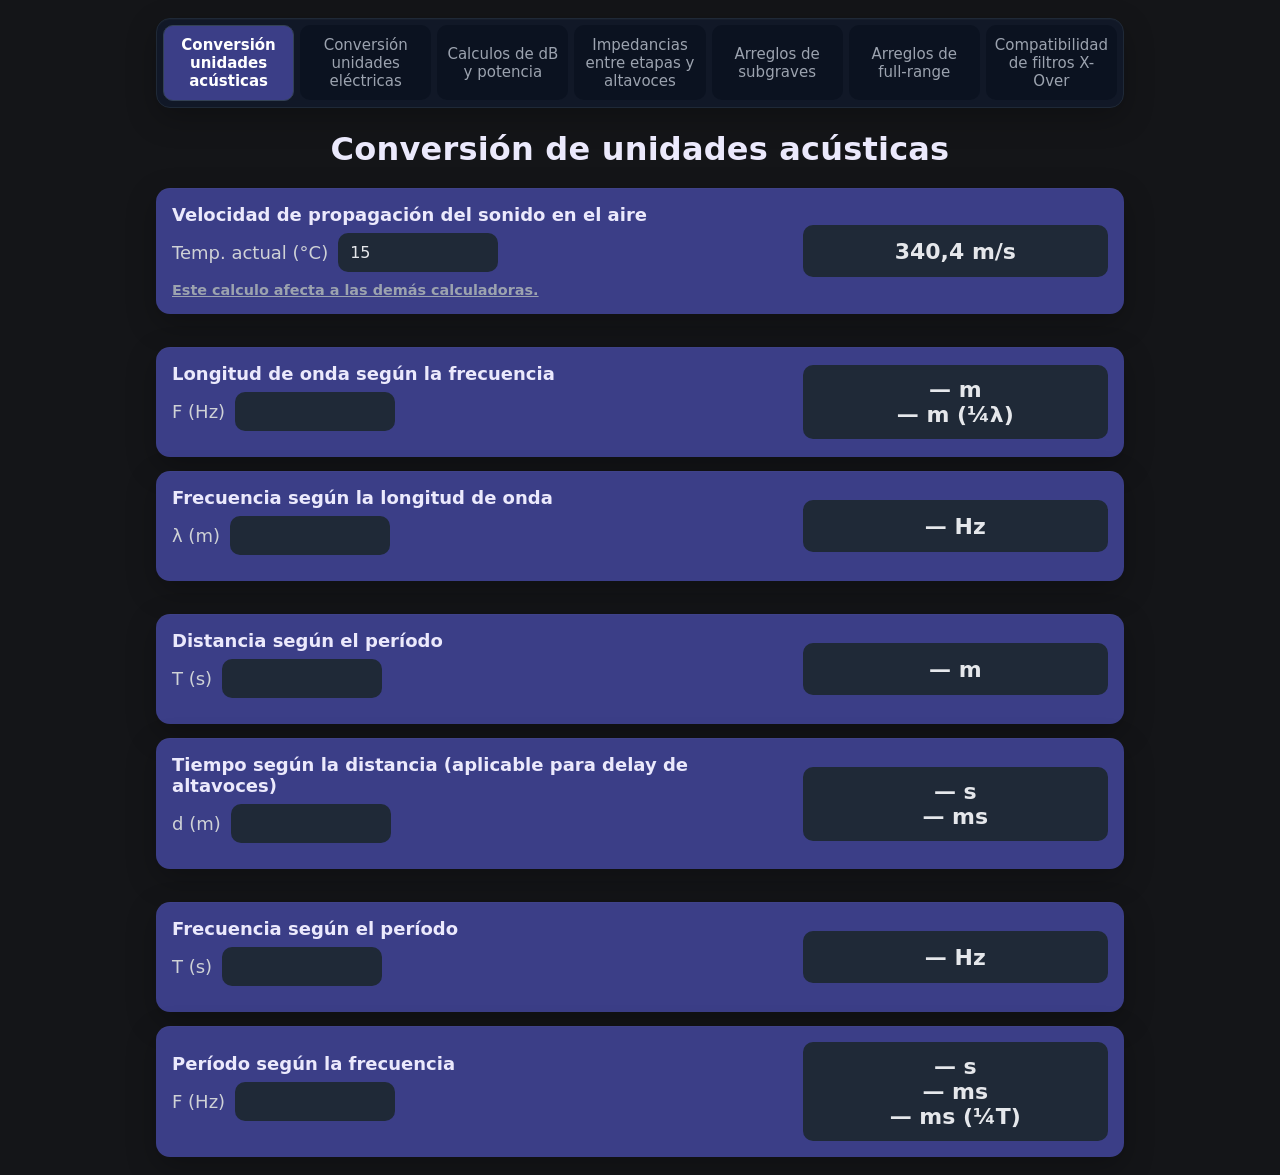
<file: index.html>
<!DOCTYPE html>
<html lang="es">
<head>
<meta charset="utf-8" />
<meta name="viewport" content="width=device-width, initial-scale=1" />
<title>Unidades acústicas</title>
<link rel="stylesheet" href="style.css">
</head>
<body>
  <div class="page">
    <div class="navbar">
      <ul style="display: flex; list-style: none;">
        <li><button class="navbutton selected" onclick="location.href='index.html'">Conversión unidades acústicas</button></li>
        <li><button class="navbutton" onclick="location.href='electricity_units.html'">Conversión unidades eléctricas</button></li>
        <li><button class="navbutton" onclick="location.href='db_units.html'">Calculos de dB y potencia</button></li>
        <li><button class="navbutton" onclick="location.href='impedance.html'">Impedancias entre etapas y altavoces</button></li>
        <li><button class="navbutton" onclick="location.href='subwoofers.html'">Arreglos de subgraves</button></li>
        <li><button class="navbutton" onclick="location.href='full_range.html'">Arreglos de full-range</button></li>
        <li><button class="navbutton" onclick="location.href='xover.html'">Compatibilidad de filtros X-Over</button></li>
      </ul>
    </div>
    <h1>Conversión de unidades acústicas</h1>
    <form class="card" onsubmit="return false;">
      <div class="row">
        <div>
          <div class="calc-title">Velocidad de propagación del sonido en el aire</div>
          <div class="fieldline">
            <div class="unit-left">Temp. actual (°C)</div>
            <div class="input-wrap">
              <input id="temp" type="number" step="0.1" value="15" />
            </div>
          </div>
          <div class="small"><b><u>Este calculo afecta a las demás calculadoras.</u></b></div>
        </div>
        <div class="outbox" aria-live="polite">
          <div class="value-inline" id="cVal">343,4<span class="unit">m/s</span></div>
        </div>
      </div>
    </form>
    <br>
    <form class="card" onsubmit="return false;">
      <div class="row">
        <div>
          <div class="calc-title">Longitud de onda según la frecuencia</div>
          <div class="fieldline">
            <div class="unit-left">F (Hz)</div>
            <div class="input-wrap">
              <input id="freq" type="number" min="0" step="0.01" />
            </div>
          </div>
        </div>
        <div class="outbox" aria-live="polite">
          <div class="value-inline" id="lambdaFromF">—<span class="unit">m</span></div>
          <div class="value-inline" id="lambdaQuarter">—<span class="unit">m (¼λ)</span></div>
        </div>
      </div>
    </form>
    <form class="card" onsubmit="return false;">
      <div class="row">
        <div>
          <div class="calc-title">Frecuencia según la longitud de onda</div>
          <div class="fieldline">
            <div class="unit-left">λ (m)</div>
            <div class="input-wrap">
              <input id="lambda" type="number" min="0" step="0.0001" />
            </div>
          </div>
        </div>
        <div class="outbox" aria-live="polite">
          <div class="value-inline" id="fFromLambda">—<span class="unit"></span></div>
        </div>
      </div>
    </form>
    <br>
    <form class="card" onsubmit="return false;">
      <div class="row">
        <div>
          <div class="calc-title">Distancia según el período</div>
          <div class="fieldline">
            <div class="unit-left">T (s)</div>
            <div class="input-wrap">
              <input id="period" type="number" min="0" step="0.0001" />
            </div>
          </div>
        </div>
        <div class="outbox" aria-live="polite">
          <div class="value-inline" id="dFromPeriod">—<span class="unit"></span></div>
        </div>
      </div>
    </form>
    <form class="card" onsubmit="return false;">
      <div class="row">
        <div>
          <div class="calc-title">Tiempo según la distancia (aplicable para delay de altavoces)</div>
          <div class="fieldline">
            <div class="unit-left">d (m)</div>
            <input id="dist" type="number" min="0" step="0.0001" />
          </div>
        </div>
        <div class="outbox" aria-live="polite">
          <div class="value-inline" id="tFromD">—<span class="unit">s</span></div>
          <div class="value-inline"   id="tFromDms">—<span class="unit">ms</span></div>
        </div>
      </div>
    </form>
    <br>
    <form class="card" onsubmit="return false;">
      <div class="row">
        <div>
          <div class="calc-title">Frecuencia según el período</div>
          <div class="fieldline">
            <div class="unit-left">T (s)</div>
            <input id="TtoF" type="number" min="0" step="0.000001" />
          </div>
        </div>
        <div class="outbox" aria-live="polite">
          <div class="value-inline" id="fFromT">—<span class="unit">Hz</span></div>
        </div>
      </div>
    </form>
    <form class="card" onsubmit="return false;">
      <div class="row">
        <div>
          <div class="calc-title">Período según la frecuencia</div>
          <div class="fieldline">
            <div class="unit-left">F (Hz)</div>
            <input id="FtoT" type="number" min="0" step="0.000001" />
          </div>
        </div>
        <div class="outbox" aria-live="polite">
          <div class="value-inline" id="tFromF">—<span class="unit">s</span></div>
          <div class="value-inline"   id="tFromFms">—<span class="unit">ms</span></div>
          <div class="value-inline"   id="tFromFmsQuarter">—<span class="unit">ms (¼T)</span></div>
        </div>
      </div>
    </form>
  </div>
<script>
  const nf = new Intl.NumberFormat('es-ES', { maximumFractionDigits: 6 });
  const $  = (s) => document.querySelector(s);
  const tempInput     = $('#temp');
  const cValEl        = $('#cVal');
  const freqInput     = $('#freq');
  const lambdaFromFEl = $('#lambdaFromF');
  const lambdaInput   = $('#lambda');
  const fFromLambdaEl = $('#fFromLambda');
  const periodInput   = $('#period');
  const dFromPeriodEl = $('#dFromPeriod');
  const distInput     = $('#dist');
  const tFromDEl      = $('#tFromD');
  const tFromDmsEl    = $('#tFromDms');
  const TtoFInput     = $('#TtoF');
  const fFromTEl      = $('#fFromT');
  const FtoTInput     = $('#FtoT');
  const tFromFEl      = $('#tFromF');
  const tFromFmsEl    = $('#tFromFms');
  const tFromFmsQEl   = $('#tFromFmsQuarter');

  function setValue(el, val, unit){
    if (Number.isFinite(val)){
      el.innerHTML = nf.format(val) + '<span class="unit"> ' + unit + '</span>';
    } else {
      el.innerHTML = '—<span class="unit"> ' + unit + '</span>';
    }
  }

  function calcC(){
    const T = parseFloat(tempInput.value);
    if (isFinite(T)){
      const c = 331.4 + 0.6 * T;
      setValue(cValEl, c, 'm/s');
      return c;
    } else { setValue(cValEl, NaN, 'm/s'); return NaN; }
  }

  function recompute(){
    const c = calcC();
    const f = parseFloat(freqInput.value);
    const lambdaFromF = (isFinite(c) && isFinite(f) && f > 0) ? c/f : NaN;
    setValue(lambdaFromFEl, lambdaFromF, 'm');
    const lambdaQuarterEl = document.getElementById('lambdaQuarter');
    const lambdaQuarter = Number.isFinite(lambdaFromF) ? (lambdaFromF / 4) : NaN;
    setValue(lambdaQuarterEl, lambdaQuarter, 'm (¼λ)');
    const lambda = parseFloat(lambdaInput.value);
    const fFromL = (isFinite(c) && isFinite(lambda) && lambda > 0) ? c/lambda : NaN;
    setValue(fFromLambdaEl, fFromL, 'Hz');
    const Tper = parseFloat(periodInput.value);
    const d = (isFinite(c) && isFinite(Tper) && Tper >= 0) ? Tper*c : NaN;
    setValue(dFromPeriodEl, d, 'm');
    const dIn = parseFloat(distInput?.value);
    const tFromD = (isFinite(c) && isFinite(dIn) && dIn >= 0 && c > 0) ? dIn / c : NaN;
    const tFromDms = Number.isFinite(tFromD) ? (tFromD * 1000) : NaN;
    setValue(tFromDEl,  tFromD,  's');
    setValue(tFromDmsEl, tFromDms,'ms');
    const TforF = parseFloat(TtoFInput?.value);
    const fFromT = (isFinite(TforF) && TforF > 0) ? (1 / TforF) : NaN;
    setValue(fFromTEl, fFromT, 'Hz');
    const FforT = parseFloat(FtoTInput?.value);
    const tFromF = (isFinite(FforT) && FforT > 0) ? (1 / FforT) : NaN;
    const tFromFms = Number.isFinite(tFromF) ? (tFromF * 1000) : NaN;
    const tFromFmsQuarter = Number.isFinite(tFromFms) ? (tFromFms / 4) : NaN;
    setValue(tFromFEl,  tFromF,  's');
    setValue(tFromFmsEl, tFromFms,'ms');
    if (Number.isFinite(tFromFmsQuarter)){
      tFromFmsQEl.innerHTML = nf.format(tFromFmsQuarter) + '<span class="unit"> ms (¼T)</span>';
    } else {
      tFromFmsQEl.innerHTML = '—<span class="unit"> ms (¼T)</span>';
    }
  }
  ['input','change'].forEach(ev=>{
    [
      '#temp','#freq','#lambda','#period',
      '#dist','#TtoF','#FtoT'
    ].forEach(sel=>{
      const el = document.querySelector(sel);
      if (el) el.addEventListener(ev, recompute);
    });
  });
  recompute();</script>
</body>
</html>
</file>
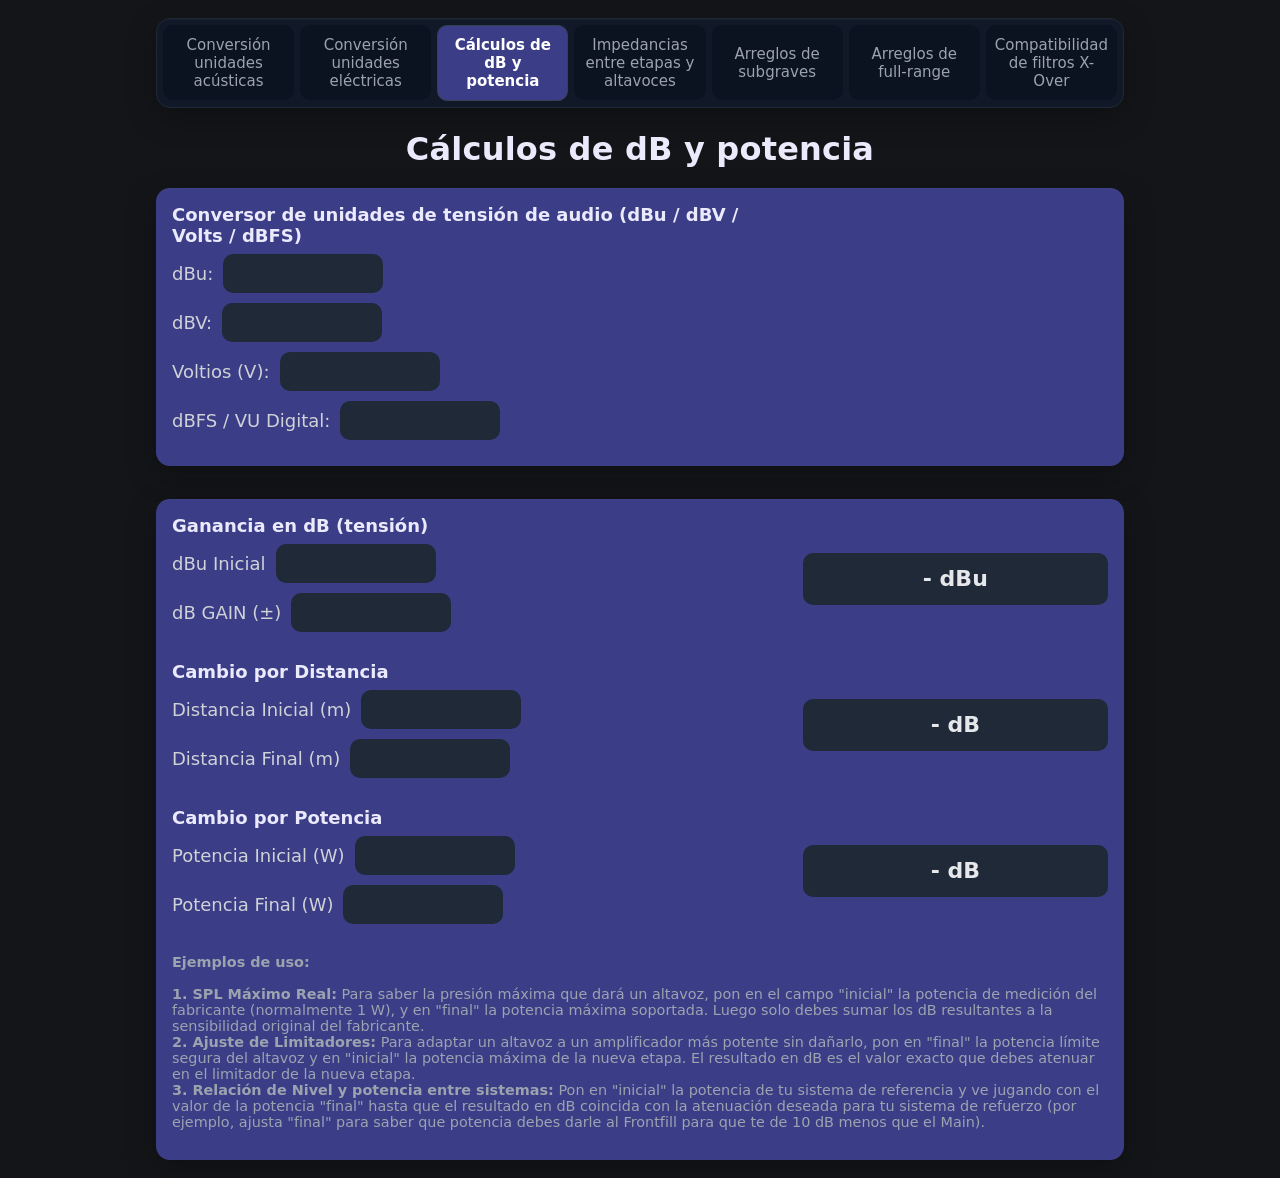
<file: db_units.html>
<!DOCTYPE html>
<html lang="es">
<head>
<meta charset="utf-8" />
<meta name="viewport" content="width=device-width, initial-scale=1" />
<title>Cálculos dB y potencia</title>
<link rel="stylesheet" href="style.css">
</head>
<body>
  <div class="page">
    <div class="navbar">
      <ul style="display: flex; list-style: none;">
        <li><button class="navbutton" onclick="location.href='index.html'">Conversión unidades acústicas</button></li>
        <li><button class="navbutton" onclick="location.href='electricity_units.html'">Conversión unidades eléctricas</button></li>
        <li><button class="navbutton selected" onclick="location.href='db_units.html'">Cálculos de dB y potencia</button></li>
        <li><button class="navbutton" onclick="location.href='impedance.html'">Impedancias entre etapas y altavoces</button></li>
        <li><button class="navbutton" onclick="location.href='subwoofers.html'">Arreglos de subgraves</button></li>
        <li><button class="navbutton" onclick="location.href='full_range.html'">Arreglos de full-range</button></li>
        <li><button class="navbutton" onclick="location.href='xover.html'">Compatibilidad de filtros X-Over</button></li>
      </ul>
    </div>
    <h1>Cálculos de dB y potencia</h1>
    <form class="card" onsubmit="return false;">
      <div class="row">
        <div>
          <div class="calc-title">Conversor de unidades de tensión de audio (dBu / dBV / Volts / dBFS)</div>
          <div class="fieldline">
            <div class="unit-left">dBu:</div>
            <input id="db_dbu" type="number" step="0.0001" />
          </div>
          <div class="fieldline">
            <div class="unit-left">dBV:</div>
            <input id="db_dbv" type="number" step="0.0001" />
          </div>
          <div class="fieldline">
            <div class="unit-left">Voltios (V):</div>
            <input id="db_volts" type="number" step="0.0001" min="0.00001" />
          </div>
          <div class="fieldline">
            <div class="unit-left">dBFS / VU Digital:</div>
            <input id="db_dbfs" type="number" step="0.0001" />
          </div>
        </div>
      </div>
    </form>
    <br>
    <form class="card" onsubmit="return false;">
      <div class="row">
        <div>
          <div class="calc-title">Ganancia en dB (tensión)</div>
          <div class="fieldline">
            <div class="unit-left">dBu Inicial</div>
            <div class="input-wrap"><input id="gain_volt_init" type="number" step="0.1"/></div>
          </div>
          <div class="fieldline">
            <div class="unit-left">dB GAIN (±)</div>
            <div class="input-wrap"><input id="gain_volt_offset" type="number" step="0.1"/></div>
          </div>
        </div>
        <div class="outbox" aria-live="polite">
            <div class="value-inline" id="gain_volt_out">-<span class="unit"> dBu</span></div>
        </div>
      </div>
      <br>
      <div class="row">
        <div>
          <div class="calc-title">Cambio por Distancia</div>
          <div class="fieldline">
            <div class="unit-left">Distancia Inicial (m)</div>
            <div class="input-wrap"><input id="dist_d1" type="number" step="0.1" min="0.01"/></div>
          </div>
          <div class="fieldline">
            <div class="unit-left">Distancia Final (m)</div>
            <div class="input-wrap"><input id="dist_d2" type="number" step="0.1" min="0.01"/></div>
          </div>
        </div>
        <div class="outbox" aria-live="polite">
            <div class="value-inline" id="dist_out">-<span class="unit"> dB</span></div>
        </div>
      </div>
      <br>
      <div class="row">
        <div>
          <div class="calc-title">Cambio por Potencia</div>
          <div class="fieldline">
            <div class="unit-left">Potencia Inicial (W)</div>
            <div class="input-wrap"><input id="pow_w1" type="number" step="0.1" min="0.01"/></div>
          </div>
          <div class="fieldline">
            <div class="unit-left">Potencia Final (W)</div>
            <div class="input-wrap"><input id="pow_w2" type="number" step="0.1" min="0.01"/></div>
          </div>
        </div>
        <div class="outbox" aria-live="polite">
            <div class="value-inline" id="pow_out">-<span class="unit"> dB</span></div>
        </div>
      </div>
      <div>
        <p class="small">
          <br><b>Ejemplos de uso:</b><br><br>
          <strong>1. SPL Máximo Real:</strong> Para saber la presión máxima que dará un altavoz, pon en el campo "inicial" la potencia de medición del fabricante (normalmente 1 W), y en "final" la potencia máxima soportada. Luego solo debes sumar los dB resultantes a la sensibilidad original del fabricante.<br>
          <strong>2. Ajuste de Limitadores:</strong> Para adaptar un altavoz a un amplificador más potente sin dañarlo, pon en "final" la potencia límite segura del altavoz y en "inicial" la potencia máxima de la nueva etapa. El resultado en dB es el valor exacto que debes atenuar en el limitador de la nueva etapa.<br>
          <strong>3. Relación de Nivel y potencia entre sistemas:</strong> Pon en "inicial" la potencia de tu sistema de referencia y ve jugando con el valor de la potencia "final" hasta que el resultado en dB coincida con la atenuación deseada para tu sistema de refuerzo (por ejemplo, ajusta "final" para saber que potencia debes darle al Frontfill para que te de 10 dB menos que el Main).
        </p>
      </div>
    </form>
  </div>
<script>
const dbuInput = document.getElementById('db_dbu');
const dbvInput = document.getElementById('db_dbv');
const voltsInput = document.getElementById('db_volts');
const dbfsInput = document.getElementById('db_dbfs');
const voltInit = document.getElementById('gain_volt_init');
const voltOffset = document.getElementById('gain_volt_offset');
const voltOut = document.getElementById('gain_volt_out');
const distD1 = document.getElementById('dist_d1');
const distD2 = document.getElementById('dist_d2');
const distOut = document.getElementById('dist_out');
const powW1 = document.getElementById('pow_w1');
const powW2 = document.getElementById('pow_w2');
const powOut = document.getElementById('pow_out');

function isValidNumber(val) {
  return val !== '' && val !== '-' && val !== '.' && val !== '-.';
}

dbuInput.addEventListener('input', () => {
  if (!isValidNumber(dbuInput.value)) return;
  const dbu = parseFloat(dbuInput.value);
  if (isNaN(dbu)) return;
  
  const dbv = dbu - 2.2;
  const volts = Math.pow(10, dbv / 20);
  const dbfs = dbu - 24;
  
  dbvInput.value = dbv.toFixed(4);
  voltsInput.value = volts.toFixed(4);
  dbfsInput.value = dbfs.toFixed(4);
});

dbvInput.addEventListener('input', () => {
  if (!isValidNumber(dbvInput.value)) return;
  const dbv = parseFloat(dbvInput.value);
  if (isNaN(dbv)) return;
  
  const dbu = dbv + 2.2;
  const volts = Math.pow(10, dbv / 20);
  const dbfs = dbu - 24;
  
  dbuInput.value = dbu.toFixed(4);
  voltsInput.value = volts.toFixed(4);
  dbfsInput.value = dbfs.toFixed(4);
});

voltsInput.addEventListener('input', () => {
  if (!isValidNumber(voltsInput.value)) return;
  const volts = parseFloat(voltsInput.value);
  if (isNaN(volts) || volts <= 0) return;
  
  const dbv = 20 * Math.log10(volts);
  const dbu = dbv + 2.2;
  const dbfs = dbu - 24;
  
  dbvInput.value = dbv.toFixed(4);
  dbuInput.value = dbu.toFixed(4);
  dbfsInput.value = dbfs.toFixed(4);
});

dbfsInput.addEventListener('input', () => {
  if (!isValidNumber(dbfsInput.value)) return;
  const dbfs = parseFloat(dbfsInput.value);
  if (isNaN(dbfs)) return;
  
  const dbu = dbfs + 24;
  const dbv = dbu - 2.2;
  const volts = Math.pow(10, dbv / 20);
  
  dbuInput.value = dbu.toFixed(4);
  dbvInput.value = dbv.toFixed(4);
  voltsInput.value = volts.toFixed(4);
});

const inputs = [dbuInput, dbvInput, voltsInput, dbfsInput];
inputs.forEach(input => {
  input.addEventListener('keydown', (e) => {
    if (e.key === 'Backspace' || e.key === 'Delete') {
      setTimeout(() => {
        if (input.value === '') {
          inputs.forEach(inp => inp.value = '');
        }
      }, 0);
    }
  });
});

function isValidGainInput(val) {
  return val !== '' && val !== '-' && val !== '.' && val !== '-.';
}

function calcVoltGain() {
  if (!isValidGainInput(voltInit.value) || !isValidGainInput(voltOffset.value)) {
    voltOut.innerHTML = '-<span class="unit"> dBu</span>';
    return;
  }
  const init = parseFloat(voltInit.value);
  const offset = parseFloat(voltOffset.value);
  if (isNaN(init) || isNaN(offset)) return;

  const result = init + offset;
  voltOut.innerHTML = `${result.toFixed(1)}<span class="unit"> dBu</span>`;
}

function calcDistLoss() {
  if (!isValidGainInput(distD1.value) || !isValidGainInput(distD2.value)) {
    distOut.innerHTML = '-<span class="unit"> dB</span>';
    return;
  }
  const d1 = parseFloat(distD1.value);
  const d2 = parseFloat(distD2.value);
  if (isNaN(d1) || isNaN(d2) || d1 <= 0 || d2 <= 0) return;

  const dbChange = 20 * Math.log10(d1 / d2);
  const sign = dbChange >= 0 ? '+' : '';
  distOut.innerHTML = `${sign}${dbChange.toFixed(2)}<span class="unit"> dB</span>`;
}

function calcPowGain() {
  if (!isValidGainInput(powW1.value) || !isValidGainInput(powW2.value)) {
    powOut.innerHTML = '-<span class="unit"> dB</span>';
    return;
  }
  const w1 = parseFloat(powW1.value);
  const w2 = parseFloat(powW2.value);
  if (isNaN(w1) || isNaN(w2) || w1 <= 0 || w2 <= 0) return;

  const dbChange = 10 * Math.log10(w2 / w1);
  const sign = dbChange >= 0 ? '+' : '';
  powOut.innerHTML = `${sign}${dbChange.toFixed(2)}<span class="unit"> dB</span>`;
}

voltInit.addEventListener('input', calcVoltGain);
voltOffset.addEventListener('input', calcVoltGain);

distD1.addEventListener('input', calcDistLoss);
distD2.addEventListener('input', calcDistLoss);

powW1.addEventListener('input', calcPowGain);
powW2.addEventListener('input', calcPowGain);
</script>
</body>
</html>
</file>
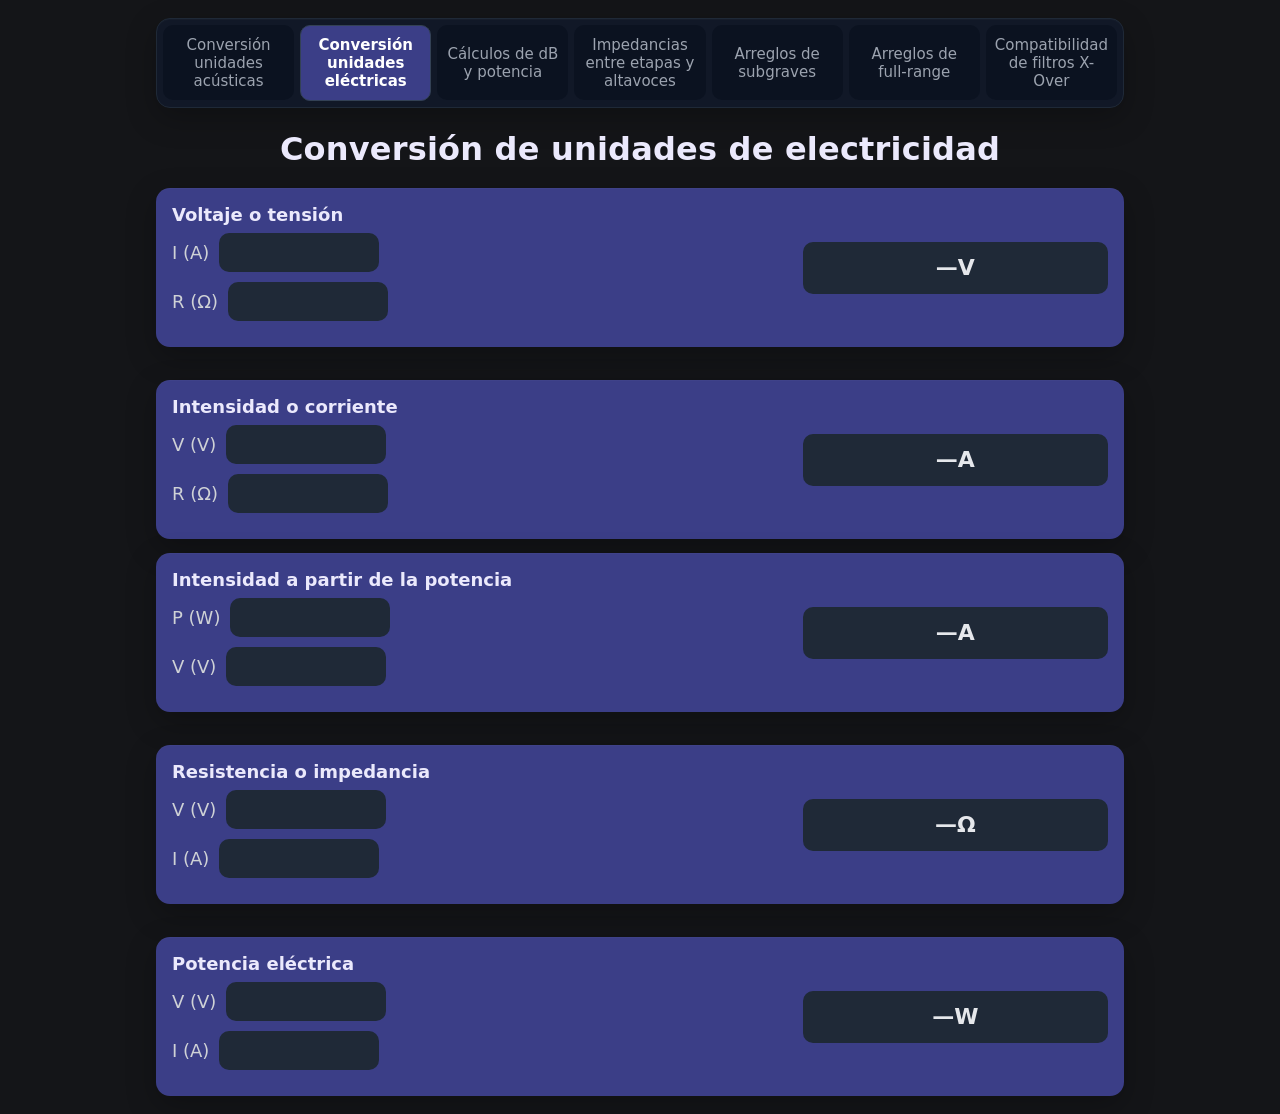
<file: electricity_units.html>
<!DOCTYPE html>
<html lang="es">
<head>
<meta charset="utf-8" />
<meta name="viewport" content="width=device-width, initial-scale=1" />
<title>Unidades de electricidad</title>
<link rel="stylesheet" href="style.css">
</head>
<body>
  <div class="page">
    <div class="navbar">
      <ul style="display: flex; list-style: none;">
        <li><button class="navbutton" onclick="location.href='index.html'">Conversión unidades acústicas</button></li>
        <li><button class="navbutton selected" onclick="location.href='electricity_units.html'">Conversión unidades eléctricas</button></li>
        <li><button class="navbutton" onclick="location.href='db_units.html'">Cálculos de dB y potencia</button></li>
        <li><button class="navbutton" onclick="location.href='impedance.html'">Impedancias entre etapas y altavoces</button></li>
        <li><button class="navbutton" onclick="location.href='subwoofers.html'">Arreglos de subgraves</button></li>
        <li><button class="navbutton" onclick="location.href='full_range.html'">Arreglos de full-range</button></li>
        <li><button class="navbutton" onclick="location.href='xover.html'">Compatibilidad de filtros X-Over</button></li>
      </ul>
    </div>
    <h1>Conversión de unidades de electricidad</h1>
    <form class="card" onsubmit="return false;">
      <div class="row">
        <div>
          <div class="calc-title">Voltaje o tensión</div>
          <div class="fieldline">
            <div class="unit-left">I (A)</div>
            <input id="volt_I" type="number" step="0.0001" />
          </div>
          <div class="fieldline">
            <div class="unit-left">R (Ω)</div>
            <input id="volt_R" type="number" step="0.0001" />
          </div>
        </div>
        <div class="outbox">
          <div class="value-inline" id="volt_out">—<span class="unit">V</span></div>
        </div>
      </div>
    </form>
    <br>
    <form class="card" onsubmit="return false;">
      <div class="row">
        <div>
          <div class="calc-title">Intensidad o corriente</div>
          <div class="fieldline">
            <div class="unit-left">V (V)</div>
            <input id="amp_V" type="number" step="0.0001" />
          </div>
          <div class="fieldline">
            <div class="unit-left">R (Ω)</div>
            <input id="amp_R" type="number" step="0.0001" />
          </div>
        </div>
        <div class="outbox">
          <div class="value-inline" id="amp_out">—<span class="unit">A</span></div>
        </div>
      </div>
    </form>
    <form class="card" onsubmit="return false;">
      <div class="row">
        <div>
          <div class="calc-title">Intensidad a partir de la potencia</div>
          <div class="fieldline">
            <div class="unit-left">P (W)</div>
            <input id="ampP_P" type="number" step="0.0001" />
          </div>
          <div class="fieldline">
            <div class="unit-left">V (V)</div>
            <input id="ampP_V" type="number" step="0.0001" />
          </div>
        </div>
        <div class="outbox">
          <div class="value-inline" id="ampP_out">—<span class="unit">A</span></div>
        </div>
      </div>
    </form>
    <br>
    <form class="card" onsubmit="return false;">
      <div class="row">
        <div>
          <div class="calc-title">Resistencia o impedancia</div>
          <div class="fieldline">
            <div class="unit-left">V (V)</div>
            <input id="res_V" type="number" step="0.0001" />
          </div>
          <div class="fieldline">
            <div class="unit-left">I (A)</div>
            <input id="res_I" type="number" step="0.0001" />
          </div>
        </div>
        <div class="outbox">
          <div class="value-inline" id="res_out">—<span class="unit">Ω</span></div>
        </div>
      </div>
    </form>
    <br>
    <form class="card" onsubmit="return false;">
      <div class="row">
        <div>
          <div class="calc-title">Potencia eléctrica</div>
          <div class="fieldline">
            <div class="unit-left">V (V)</div>
            <input id="pow_V" type="number" step="0.0001" />
          </div>
          <div class="fieldline">
            <div class="unit-left">I (A)</div>
            <input id="pow_I" type="number" step="0.0001" />
          </div>
        </div>
        <div class="outbox">
          <div class="value-inline" id="pow_out">—<span class="unit">W</span></div>
        </div>
      </div>
    </form>
  </div>
<script>
const nf = new Intl.NumberFormat('es-ES', { maximumFractionDigits: 6 });
const $  = (s) => document.querySelector(s);
function setValue(el, val, unit){
  if (Number.isFinite(val)) el.innerHTML = nf.format(val) + '<span class="unit"> ' + unit + '</span>';
  else el.innerHTML = '—<span class="unit"> ' + unit + '</span>';
}
function recompute(){
  const I = parseFloat($('#volt_I').value);
  const R1 = parseFloat($('#volt_R').value);
  setValue($('#volt_out'), (isFinite(I)&&isFinite(R1))? I*R1:NaN, 'V');

  const V2 = parseFloat($('#amp_V').value);
  const R2 = parseFloat($('#amp_R').value);
  setValue($('#amp_out'), (isFinite(V2)&&isFinite(R2)&&R2!=0)? V2/R2:NaN, 'A');

  const P3 = parseFloat($('#ampP_P').value);
  const V3 = parseFloat($('#ampP_V').value);
  setValue($('#ampP_out'), (isFinite(P3)&&isFinite(V3)&&V3!=0)? P3/V3:NaN, 'A');

  const V4 = parseFloat($('#res_V').value);
  const I4 = parseFloat($('#res_I').value);
  setValue($('#res_out'), (isFinite(V4)&&isFinite(I4)&&I4!=0)? V4/I4:NaN, 'Ω');

  const V5 = parseFloat($('#pow_V').value);
  const I5 = parseFloat($('#pow_I').value);
  setValue($('#pow_out'), (isFinite(V5)&&isFinite(I5))? V5*I5:NaN, 'W');
}
['input','change'].forEach(ev=>{
  document.querySelectorAll('input').forEach(inp=>inp.addEventListener(ev,recompute));
});
</script>
</body>
</html>
</file>
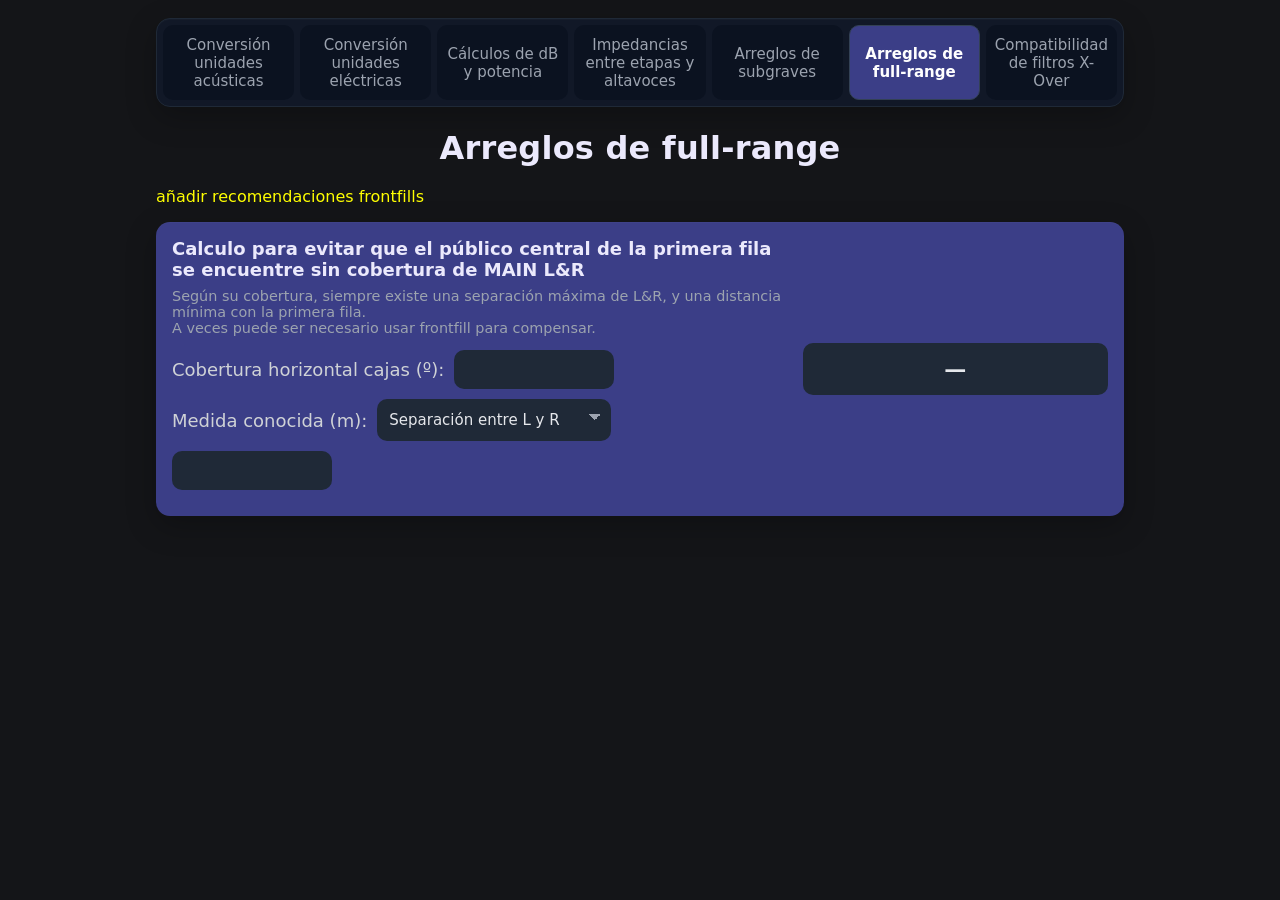
<file: full_range.html>
<!DOCTYPE html>
<html lang="es">
<head>
<meta charset="utf-8" />
<meta name="viewport" content="width=device-width, initial-scale=1" />
<title>Arreglos de full-range</title>
<link rel="stylesheet" href="style.css">
</head>
<body>
  <div class="page">
    <div class="navbar">
      <ul style="display: flex; list-style: none;">
        <li><button class="navbutton" onclick="location.href='index.html'">Conversión unidades acústicas</button></li>
        <li><button class="navbutton" onclick="location.href='electricity_units.html'">Conversión unidades eléctricas</button></li>
        <li><button class="navbutton" onclick="location.href='db_units.html'">Cálculos de dB y potencia</button></li>
        <li><button class="navbutton" onclick="location.href='impedance.html'">Impedancias entre etapas y altavoces</button></li>
        <li><button class="navbutton" onclick="location.href='subwoofers.html'">Arreglos de subgraves</button></li>
        <li><button class="navbutton selected" onclick="location.href='full_range.html'">Arreglos de full-range</button></li>
        <li><button class="navbutton" onclick="location.href='xover.html'">Compatibilidad de filtros X-Over</button></li>
      </ul>
    </div>
    <h1>Arreglos de full-range</h1>
    <p style="color: yellow;">añadir recomendaciones frontfills </p>
    <form class="card" onsubmit="return false;">
      <div class="row">
        <div>
          <div class="calc-title">Calculo para evitar que el público central de la primera fila se encuentre sin cobertura de MAIN L&R</div>
          <p class="small">Según su cobertura, siempre existe una separación máxima de L&R, y una distancia mínima con la primera fila. <br>A veces puede ser necesario usar frontfill para compensar.</p>
          <div class="fieldline">
            <div class="unit-left">Cobertura horizontal cajas (º):</div>
            <input id="main_coverage" type="number" step="0.1" />
          </div>
          <div class="fieldline">
            <div class="unit-left">Medida conocida (m):</div>
            <select id="calc_mode">
                <option value="known_mains_separation">Separación entre L y R</option>
                <option value="known_distance_1st_row">Distancia a la primera fila</option>
            </select>
            <input id="known_measure" type="number" step="0.1" />
          </div>
        </div>
        <div class="outbox">
          <div class="value-inline" id="volt_out">—<span class="u"></span></div>
        </div>
      </div>
    </form>
    
    
  </div>
<script>
const coverageInput = document.getElementById('main_coverage');
const valueInput = document.getElementById('known_measure');
const modeSelect = document.getElementById('calc_mode');
const outputDiv = document.getElementById('volt_out');

function calculate() {
  const coverage = parseFloat(coverageInput.value);
  const value = parseFloat(valueInput.value);
  const mode = modeSelect.value;

  if (isNaN(coverage) || isNaN(value) || coverage <= 0 || coverage >= 180 || value <= 0) {
    outputDiv.innerHTML = '—<span class="u"></span>';
    return;
  }

  const alphaRad = (coverage / 2) * (Math.PI / 180);
  let result = 0;
  let text = '';

  if (mode === 'known_mains_separation') {
    result = (value / 2) / Math.tan(alphaRad);
    text = `<span class="unit">La distancia mínima entre L&R y la primera fila (sin frontfill) debería ser de ${result.toFixed(2)} m.</span>`;
  } else if (mode === 'known_distance_1st_row') {
    result = 2 * value * Math.tan(alphaRad);
    text = `<span class="unit">La separación máxima de L y R (sin frontfill) puede ser de ${result.toFixed(2)}m.</span>`;
  }

  outputDiv.innerHTML = text;
}

coverageInput.addEventListener('input', calculate);
valueInput.addEventListener('input', calculate);
modeSelect.addEventListener('change', calculate);
</script>
</body>
</html>
</file>
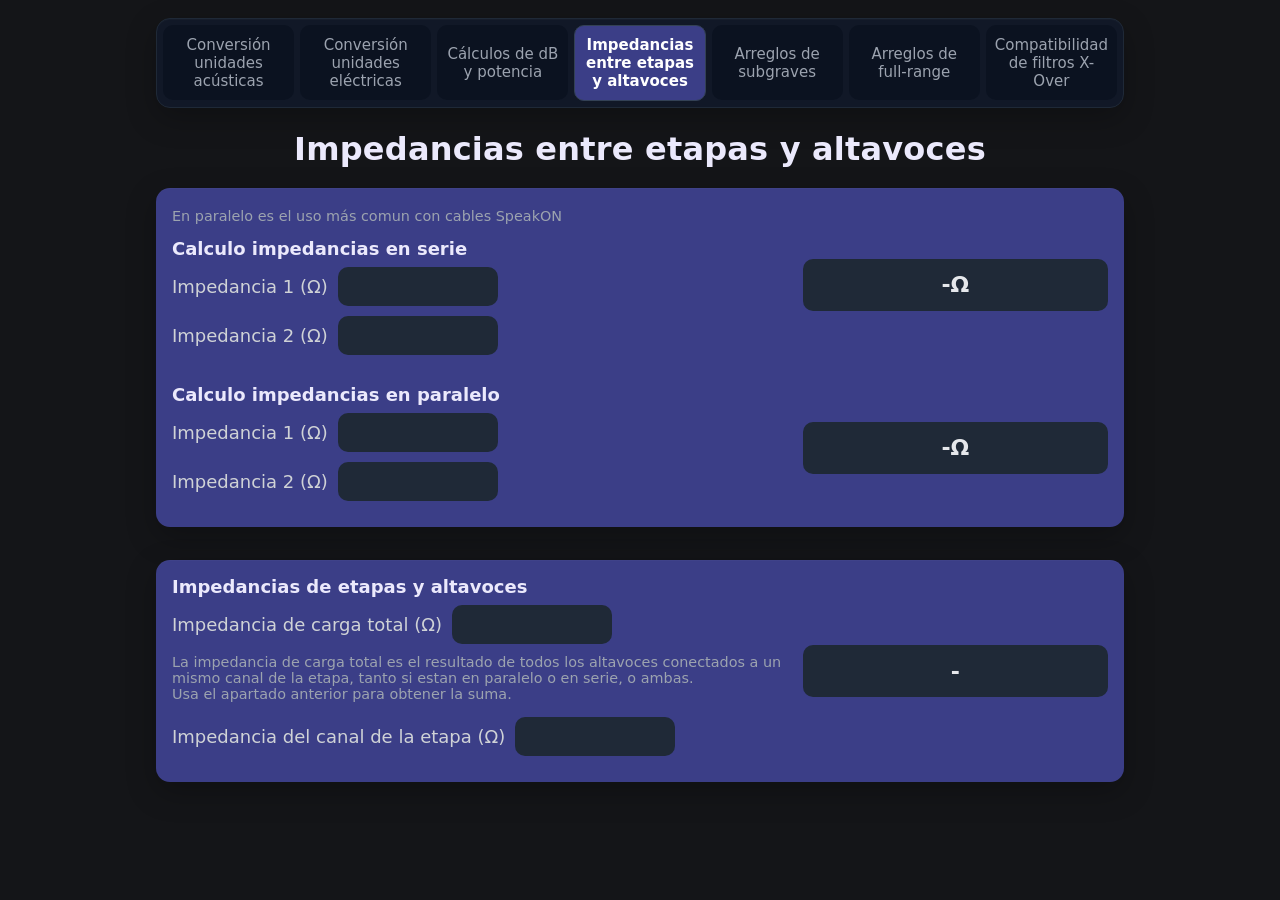
<file: impedance.html>
<!DOCTYPE html>
<html lang="es">
<head>
<meta charset="utf-8" />
<meta name="viewport" content="width=device-width, initial-scale=1" />
<title>Impedancias etapas y altavoces</title>
<link rel="stylesheet" href="style.css">
</head>
<body>
  <div class="page">
    <div class="navbar">
      <ul style="display: flex; list-style: none;">
        <li><button class="navbutton" onclick="location.href='index.html'">Conversión unidades acústicas</button></li>
        <li><button class="navbutton" onclick="location.href='electricity_units.html'">Conversión unidades eléctricas</button></li>
        <li><button class="navbutton" onclick="location.href='db_units.html'">Cálculos de dB y potencia</button></li>
        <li><button class="navbutton selected" onclick="location.href='impedance.html'">Impedancias entre etapas y altavoces</button></li>
        <li><button class="navbutton" onclick="location.href='subwoofers.html'">Arreglos de subgraves</button></li>
        <li><button class="navbutton" onclick="location.href='full_range.html'">Arreglos de full-range</button></li>
        <li><button class="navbutton" onclick="location.href='xover.html'">Compatibilidad de filtros X-Over</button></li>
      </ul>
    </div>
    <h1>Impedancias entre etapas y altavoces</h1>
    <form class="card" onsubmit="return false;">
      <div class="row">
        <div>
          <p class="small">En paralelo es el uso más comun con cables SpeakON</p>
          <div class="calc-title">Calculo impedancias en serie</div>
          <div class="fieldline">
            <div class="unit-left">Impedancia 1 (Ω)</div>
            <div class="input-wrap"><input id="seriesZ1" type="number" step="0.1" /></div>
          </div>
          <div class="fieldline">
            <div class="unit-left">Impedancia 2 (Ω)</div>
            <div class="input-wrap"><input id="seriesZ2" type="number" step="0.1" /></div>
          </div>
        </div>
        <div class="outbox" aria-live="polite">
            <div class="value-inline" id="seriesOut">-<span class="unit">Ω</span></div>
        </div>
      </div>
      <br>
      <div class="row">
        <div>
          <div class="calc-title">Calculo impedancias en paralelo</div>
          <div class="fieldline">
            <div class="unit-left">Impedancia 1 (Ω)</div>
            <div class="input-wrap"><input id="parallelZ1" type="number" step="0.1" /></div>
          </div>
          <div class="fieldline">
            <div class="unit-left">Impedancia 2 (Ω)</div>
            <div class="input-wrap"><input id="parallelZ2" type="number" step="0.1" /></div>
          </div>
        </div>
        <div class="outbox" aria-live="polite">
            <div class="value-inline" id="parallelOut">-<span class="unit">Ω</span></div>
        </div>
      </div>
    </form>
    <br>
    <form class="card" onsubmit="return false;">
      <div class="row">
        <div>
          <div class="calc-title">Impedancias de etapas y altavoces</div>
          <div class="fieldline">
            <div class="unit-left" style="text-align: left;">Impedancia de carga total (Ω)</div>
            <div class="input-wrap"><input id="Zload" type="number" step="0.1" /></div>
          </div>
          <p class="small">La impedancia de carga total es el resultado de todos los altavoces conectados a un mismo canal de la etapa, tanto si estan en paralelo o en serie, o ambas. <br>Usa el apartado anterior para obtener la suma.</p>
          <div class="fieldline">
            <div class="unit-left">Impedancia del canal de la etapa (Ω)</div>
            <div class="input-wrap"><input id="Zamp" type="number" step="0.1" /></div>
          </div>
        </div>
        <div class="outbox" aria-live="polite">
            <div class="value-inline" id="compatOut">-</div>
        </div>
      </div>
    </form>

  </div>

<script>
const sZ1 = document.getElementById('seriesZ1');
const sZ2 = document.getElementById('seriesZ2');
const sOut = document.getElementById('seriesOut');

const pZ1 = document.getElementById('parallelZ1');
const pZ2 = document.getElementById('parallelZ2');
const pOut = document.getElementById('parallelOut');

const zLoadInput = document.getElementById('Zload');
const zAmpInput = document.getElementById('Zamp');
const cOut = document.getElementById('compatOut');

function calcSeries() {
  const z1 = parseFloat(sZ1.value);
  const z2 = parseFloat(sZ2.value);
  
  if (isNaN(z1) || isNaN(z2) || z1 < 0 || z2 < 0) {
    sOut.innerHTML = '-<span class="unit">Ω</span>';
    return;
  }
  
  const result = z1 + z2;
  sOut.innerHTML = `${result.toFixed(2)}<span class="unit">Ω</span>`;
}

function calcParallel() {
  const z1 = parseFloat(pZ1.value);
  const z2 = parseFloat(pZ2.value);
  
  if (isNaN(z1) || isNaN(z2) || z1 <= 0 || z2 <= 0) {
    pOut.innerHTML = '-<span class="unit">Ω</span>';
    return;
  }
  
  const result = (z1 * z2) / (z1 + z2);
  pOut.innerHTML = `${result.toFixed(2)}<span class="unit">Ω</span>`;
}

function checkCompatibility() {
  const zLoad = parseFloat(zLoadInput.value);
  const zAmp = parseFloat(zAmpInput.value);
  
  if (isNaN(zLoad) || isNaN(zAmp) || zLoad <= 0 || zAmp <= 0) {
    cOut.innerHTML = '-';
    return;
  }
  
  if (zLoad < zAmp) {
    cOut.innerHTML = 'El canal de la etapa se puede quemar, la impedancia total de los altavoces es demasiado pequeña para la etapa!';
  } else if (zLoad > zAmp) {
    cOut.innerHTML = 'Al tener más impedancia los altavoces que la etapa, obtendrás menos potencia de la que la etapa puede dar, pero no ocurrirá nada grave.';
  } else {
    cOut.innerHTML = 'Uso correcto de esta etapa con estos altavoces';
  }
}

sZ1.addEventListener('input', calcSeries);
sZ2.addEventListener('input', calcSeries);

pZ1.addEventListener('input', calcParallel);
pZ2.addEventListener('input', calcParallel);

zLoadInput.addEventListener('input', checkCompatibility);
zAmpInput.addEventListener('input', checkCompatibility);
</script>
</body>
</html>
</file>
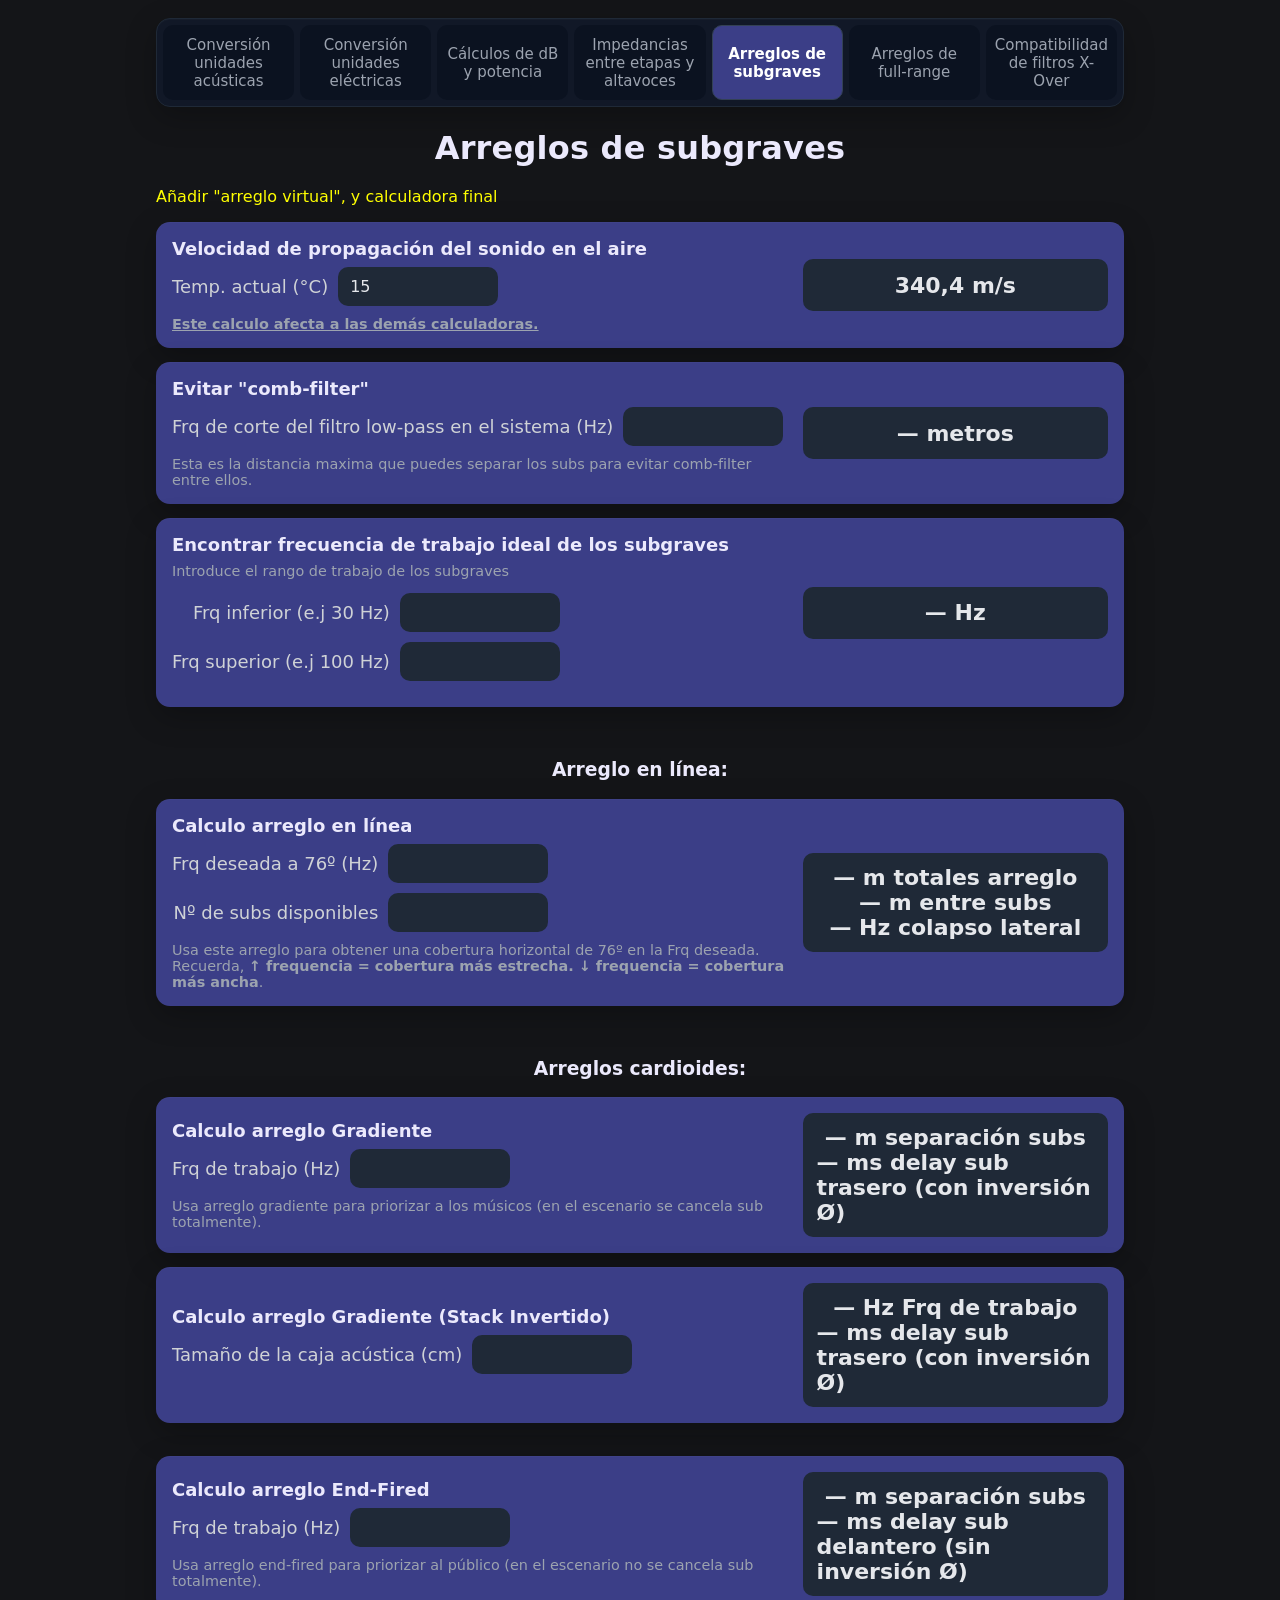
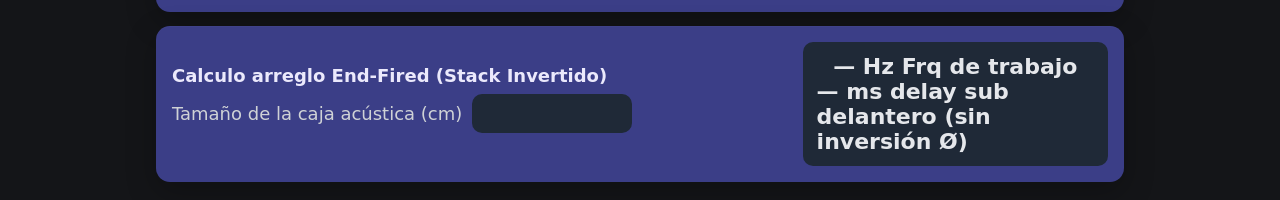
<file: subwoofers.html>
<!DOCTYPE html>
<html lang="es">
<head>
<meta charset="utf-8" />
<meta name="viewport" content="width=device-width, initial-scale=1" />
<title>Arreglos de subgraves</title>
<link rel="stylesheet" href="style.css">
</head>
<body>
  <div class="page">

    <div class="navbar">
      <ul style="display: flex; list-style: none;">
        <li><button class="navbutton" onclick="location.href='index.html'">Conversión unidades acústicas</button></li>
        <li><button class="navbutton" onclick="location.href='electricity_units.html'">Conversión unidades eléctricas</button></li>
        <li><button class="navbutton" onclick="location.href='db_units.html'">Cálculos de dB y potencia</button></li>
        <li><button class="navbutton" onclick="location.href='impedance.html'">Impedancias entre etapas y altavoces</button></li>
        <li><button class="navbutton selected" onclick="location.href='subwoofers.html'">Arreglos de subgraves</button></li>
        <li><button class="navbutton" onclick="location.href='full_range.html'">Arreglos de full-range</button></li>
        <li><button class="navbutton" onclick="location.href='xover.html'">Compatibilidad de filtros X-Over</button></li>
      </ul>
    </div>

    <h1>Arreglos de subgraves</h1>
    <p style="color: yellow;">Añadir "arreglo virtual", y calculadora final</p>

    <form class="card" onsubmit="return false;">
      <div class="row">
        <div>
          <div class="calc-title">Velocidad de propagación del sonido en el aire</div>
          <div class="fieldline">
            <div class="unit-left">Temp. actual (°C)</div>
            <div class="input-wrap">
              <input id="temp" type="number" step="0.1" value="15" />
            </div>
          </div>
          <div class="small"><b><u>Este calculo afecta a las demás calculadoras.</u></b></div>
        </div>
        <div class="outbox" aria-live="polite">
          <div class="value-inline" id="cVal">343,4<span class="unit">m/s</span></div>
        </div>
      </div>
    </form>

    <form class="card" onsubmit="return false;">
      <div class="row">
        <div>
          <div class="calc-title">Evitar "comb-filter"</div>
          <div class="fieldline">
            <div class="unit-left">Frq de corte del filtro low-pass en el sistema (Hz)</div>
            <div class="input-wrap">
              <input id="cfFreq" type="number" step="0.1" />
            </div>
          </div>
          <div class="small">Esta es la distancia maxima que puedes separar los subs para evitar comb-filter entre ellos.</div>
        </div>
        <div class="outbox" aria-live="polite">
          <div class="value-inline" id="cfMaxDist">-<span class="unit">m</span></div>
        </div>
      </div>
    </form>

    <form class="card" onsubmit="return false;">
      <div class="row">
        <div>
          <div class="calc-title">Encontrar frecuencia de trabajo ideal de los subgraves</div>
          <p class="small">Introduce el rango de trabajo de los subgraves</p>
          <div class="fieldline">
            <div class="unit-left">Frq inferior (e.j 30 Hz)</div>
            <div class="input-wrap">
              <input id="lowestWorkFRQ" type="number" step="0.1" />
            </div>
            <div class="unit-left">Frq superior (e.j 100 Hz)</div>
            <div class="input-wrap">
              <input id="highestWorkFRQ" type="number" step="0.1" />
            </div>
          </div>
        </div>
        <div class="outbox" aria-live="polite">
          <div class="value-inline" id="idealWorkFRQ">-<span class="unit">Hz</span></div>
        </div>
      </div>
    </form>
    <br>
    <h3 style="text-align: center;">Arreglo en línea:</h3>
    <form class="card" onsubmit="return false;">
      <div class="row">
        <div>
          <div class="calc-title">Calculo arreglo en línea</div>
          <div class="fieldline">
            <div class="unit-left">Frq deseada a 76º (Hz)</div>
            <div class="input-wrap"><input id="Frq76" type="number" step="0.1" /></div>
            <div class="unit-left">Nº de subs disponibles</div>
            <div class="input-wrap"><input id="NroSubs" type="number" step="0.1" /></div>
          </div>
          <div class="small">Usa este arreglo para obtener una cobertura horizontal de 76º en la Frq deseada. <br>Recuerda, <b>↑ frequencia = cobertura más estrecha. ↓ frequencia = cobertura más ancha</b>.</div>
        </div>
        <div class="outbox" aria-live="polite">
            <div class="value-inline" id="TotArregLinea">-<span class="unit">m totales arreglo</span></div>
            <div class="value-inline" id="SeparacionArregLinea">-<span class="unit">m entre subs</span></div>
            <div class="value-inline" id="ColapsoLateralLinea">-<span class="unit">Hz colapso lateral</span></div>
        </div>
      </div>
    </form>
    <br>
    <h3 style="text-align: center;">Arreglos cardioides:</h3>
    <form class="card" onsubmit="return false;">
      <div class="row">
        <div>
          <div class="calc-title">Calculo arreglo Gradiente</div>
          <div class="fieldline">
            <div class="unit-left">Frq de trabajo (Hz)</div>
            <div class="input-wrap"><input id="gradFreq" type="number" step="0.1" /></div>
          </div>
          
          <div class="small">Usa arreglo gradiente para priorizar a los músicos (en el escenario se cancela sub totalmente).</div>
        </div>
        <div class="outbox" aria-live="polite">
            <div class="value-inline" id="gradDist">-<span class="unit">m separación subs</span></div>
            <div class="value-inline" id="gradDelay">-<span class="unit">ms delay sub trasero (con inversión Ø)</span></div>
        </div>
      </div>
    </form>

    <form class="card" onsubmit="return false;">
      <div class="row">
        <div>
          <div class="calc-title">Calculo arreglo Gradiente (Stack Invertido)</div>
          <div class="fieldline">
            <div class="unit-left">Tamaño de la caja acústica (cm)</div>
            <div class="input-wrap"><input id="gradStackSize" type="number" step="0.1" /></div>
          </div>
          <div class="small"></div>
        </div>
        <div class="outbox" aria-live="polite">
            <div class="value-inline" id="gradStackFreq">-<span class="unit">Hz Frq de trabajo</span></div>
            <div class="value-inline" id="gradStackDelay">-<span class="unit">ms delay sub trasero (con inversión Ø)</span></div>
        </div>
      </div>
    </form>
    <br>

    <form class="card" onsubmit="return false;">
      <div class="row">
        <div>
          <div class="calc-title">Calculo arreglo End-Fired</div>
          <div class="fieldline">
            <div class="unit-left">Frq de trabajo (Hz)</div>
            <div class="input-wrap"><input id="efFreq" type="number" step="0.1" /></div>
          </div>
          <div class="small">Usa arreglo end-fired para priorizar al público (en el escenario no se cancela sub totalmente).</div>
        </div>
        <div class="outbox" aria-live="polite">
            <div class="value-inline" id="efDist">-<span class="unit">m separación subs</span></div>
            <div class="value-inline" id="efDelay">-<span class="unit">ms delay sub delantero (sin inversión Ø)</span></div>
        </div>
      </div>
    </form>

    <form class="card" onsubmit="return false;">
      <div class="row">
        <div>
          <div class="calc-title">Calculo arreglo End-Fired (Stack Invertido)</div>
          <div class="fieldline">
            <div class="unit-left">Tamaño de la caja acústica (cm)</div>
            <div class="input-wrap"><input id="efStackSize" type="number" step="0.1" /></div>
          </div>
          <div class="small"></div>
        </div>
        <div class="outbox" aria-live="polite">
            <div class="value-inline" id="efStackFreq">-<span class="unit">Hz Frq de trabajo</span></div>
            <div class="value-inline" id="efStackDelay">-<span class="unit">ms delay sub delantero (sin inversión Ø)</span></div>
        </div>
      </div>
    </form>



   
  </div>

<script>
  const nf = new Intl.NumberFormat('es-ES', { maximumFractionDigits: 6 });
  const $  = (s) => document.querySelector(s);
  const tempInput = $('#temp');
  const cValEl    = $('#cVal');
  const cutFreqInput = document.getElementById('cfFreq');
  const cfMaxDistEl  = document.getElementById('cfMaxDist');
  const lowestWorkFRQInput  = document.getElementById('lowestWorkFRQ');
  const highestWorkFRQInput = document.getElementById('highestWorkFRQ');
  const idealWorkFRQEl      = document.getElementById('idealWorkFRQ');
  const Frq76Input            = document.getElementById('Frq76');
  const NroSubsInput          = document.getElementById('NroSubs');
  const TotArregLineaEl       = document.getElementById('TotArregLinea');
  const SeparacionArregLineaEl = document.getElementById('SeparacionArregLinea');
  const ColapsoLateralLineaEl = document.getElementById('ColapsoLateralLinea');
  const gradFreqInput = document.getElementById('gradFreq');
  const gradDistEl    = document.getElementById('gradDist');
  const gradDelayEl   = document.getElementById('gradDelay');
  const gradStackSizeInput = document.getElementById('gradStackSize');
  const gradStackFreqEl    = document.getElementById('gradStackFreq');
  const gradStackDelayEl   = document.getElementById('gradStackDelay');
  const efFreqInput = document.getElementById('efFreq');
  const efDistEl    = document.getElementById('efDist');
  const efDelayEl   = document.getElementById('efDelay');
  const efStackSizeInput = document.getElementById('efStackSize');
  const efStackFreqEl    = document.getElementById('efStackFreq');
  const efStackDelayEl   = document.getElementById('efStackDelay');

  function setValue(el, val, unit){
    if (Number.isFinite(val)){
      el.innerHTML = nf.format(val) + '<span class="unit"> ' + unit + '</span>';
    } else {
      el.innerHTML = '—<span class="unit"> ' + unit + '</span>';
    }
  }

  function setValueCF(el, val, unit){
    if (Number.isFinite(val)){
      el.innerHTML = nf.format(val) + '<span class="unit"> ' + unit + '</span>';
    } else {
      el.innerHTML = '—<span class="unit"> ' + unit + '</span>';
    }
  }

  function calcC(){
    const T = parseFloat(tempInput.value);
    if (isFinite(T)){
      const c = 331.4 + 0.6 * T;
      setValue(cValEl, c, 'm/s');
      return c;
    } else {
      setValue(cValEl, NaN, 'm/s');
      return NaN;
    }
  }

  function recomputeCF(){
    const c = calcC();
    const fCut = parseFloat(cutFreqInput.value);
    const maxDist = (isFinite(c) && isFinite(fCut) && fCut > 0) ? (c / fCut) / 2 : NaN;
    setValueCF(cfMaxDistEl, maxDist, 'metros');
  }

  function recomputeIdealFreq() {
    const low = parseFloat(lowestWorkFRQInput.value);
    const high = parseFloat(highestWorkFRQInput.value);
    const idealFreq = (isFinite(low) && isFinite(high)) ? (low + high) / 2 : NaN;
    setValue(idealWorkFRQEl, idealFreq, 'Hz');
  }

  function recomputeArregloLinea() {
    const c = calcC();
    const f = parseFloat(Frq76Input.value);
    const n = parseFloat(NroSubsInput.value);

    const totalArr = (isFinite(c) && isFinite(f) && f > 0) ? (c / f) : NaN;
    const sepSubs  = (isFinite(totalArr) && isFinite(n) && n > 1) ? (totalArr / (n - 1)) : NaN;
    const colapsLat = (isFinite(c) && isFinite(sepSubs) && sepSubs > 0) ? (c / sepSubs) : NaN;

    setValue(TotArregLineaEl, totalArr, 'm totales arreglo');
    setValue(SeparacionArregLineaEl, sepSubs, 'm entre subs');
    setValue(ColapsoLateralLineaEl, colapsLat, 'Hz colapso lateral');
  }

  function recomputeGradiente() {
    const c = calcC();
    const f = parseFloat(gradFreqInput.value);

    const dist = (isFinite(c) && isFinite(f) && f > 0) ? (c / f) / 4 : NaN;
    const delay = (isFinite(f) && f > 0) ? (1 / f) / 4 * 1000 : NaN;

    setValue(gradDistEl, dist, 'm separación subs');
    setValue(gradDelayEl, delay, 'ms delay sub trasero (con inversión Ø)');
  }

  function recomputeGradienteStack() {
    const c = calcC();
    const sizeCm = parseFloat(gradStackSizeInput.value);

    const freq = (isFinite(c) && isFinite(sizeCm) && sizeCm > 0) ? c / ((sizeCm / 100) * 4) : NaN;
    const delay = (isFinite(freq)) ? (1 / freq) / 4 * 1000 : NaN;

    setValue(gradStackFreqEl, freq, 'Hz Frq de trabajo');
    setValue(gradStackDelayEl, delay, 'ms delay sub trasero (con inversión Ø)');
  }

  function recomputeEndFired() {
    const c = calcC();
    const f = parseFloat(efFreqInput.value);

    const dist = (isFinite(c) && isFinite(f) && f > 0) ? (c / f) / 4 : NaN;
    const delay = (isFinite(f) && f > 0) ? (1 / f) / 4 * 1000 : NaN;

    setValue(efDistEl, dist, 'm separación subs');
    setValue(efDelayEl, delay, 'ms delay sub delantero (sin inversión Ø)');
  }

  function recomputeEndFiredStack() {
    const c = calcC();
    const sizeCm = parseFloat(efStackSizeInput.value);

    const freq = (isFinite(c) && isFinite(sizeCm) && sizeCm > 0) ? c / ((sizeCm / 100) * 4) : NaN;
    const delay = (isFinite(freq)) ? (1 / freq) / 4 * 1000 : NaN;

    setValue(efStackFreqEl, freq, 'Hz Frq de trabajo');
    setValue(efStackDelayEl, delay, 'ms delay sub delantero (sin inversión Ø)');
  }

  function recompute(){
    calcC();
    recomputeCF();
    recomputeIdealFreq();
    recomputeArregloLinea();
    recomputeGradiente();
    recomputeGradienteStack();
    recomputeEndFired();
    recomputeEndFiredStack();
  }

  ['input','change'].forEach(ev=>{
    tempInput.addEventListener(ev, recompute);
    cutFreqInput.addEventListener(ev, recomputeCF);
    lowestWorkFRQInput.addEventListener(ev, recomputeIdealFreq);
    highestWorkFRQInput.addEventListener(ev, recomputeIdealFreq);
    Frq76Input.addEventListener(ev, recomputeArregloLinea);
    NroSubsInput.addEventListener(ev, recomputeArregloLinea);
    gradFreqInput.addEventListener(ev, recomputeGradiente);
    gradStackSizeInput.addEventListener(ev, recomputeGradienteStack);
    efFreqInput.addEventListener(ev, recomputeEndFired);
    efStackSizeInput.addEventListener(ev, recomputeEndFiredStack);
  });

  recompute();
</script>

</body>
</html>
</file>
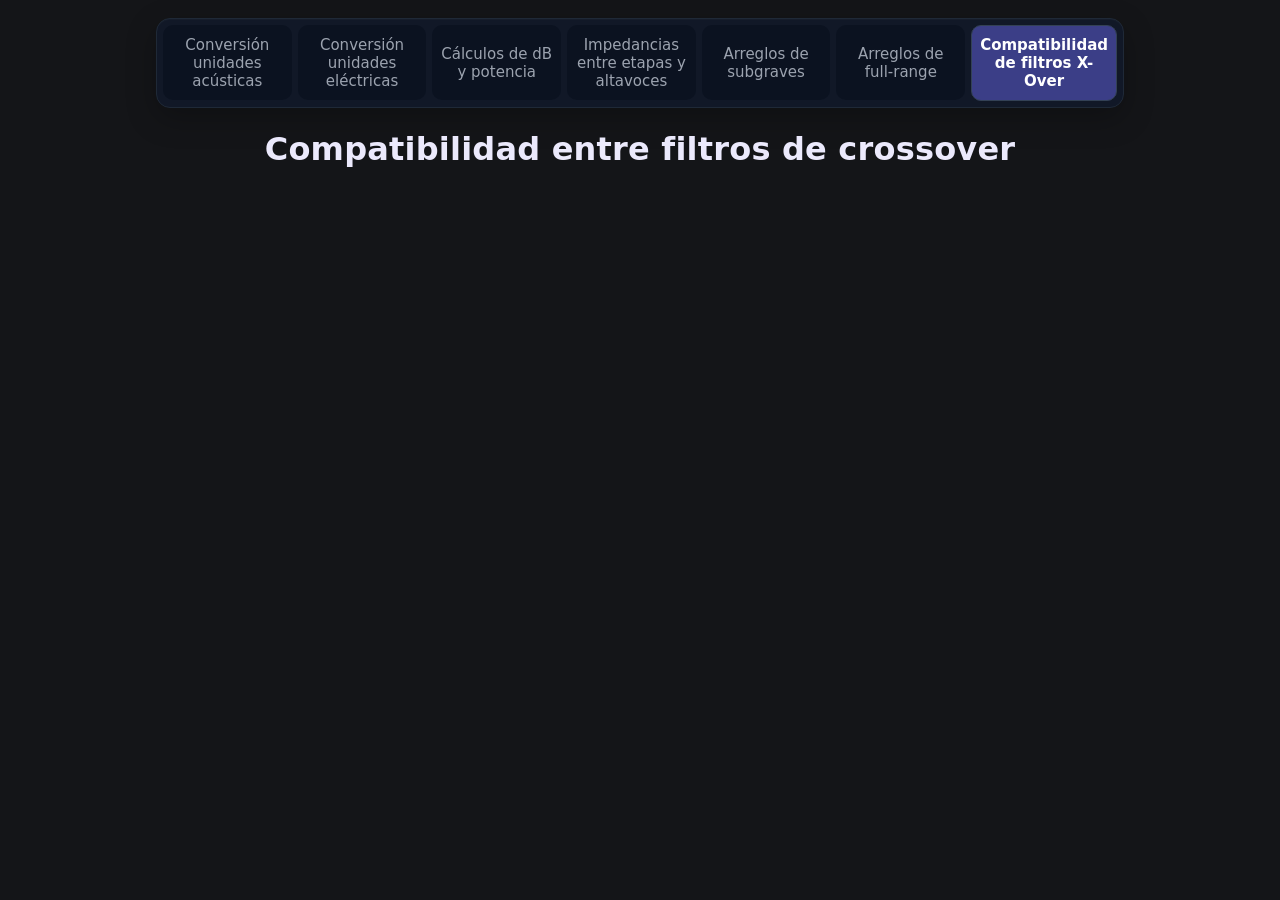
<file: xover.html>
<!DOCTYPE html>
<html lang="es">
<head>
<meta charset="utf-8" />
<meta name="viewport" content="width=device-width, initial-scale=1" />
<title>Filtros crossover</title>
<link rel="stylesheet" href="style.css">
</head>
<body>
  <div class="page">

    <div class="navbar">
      <ul style="display: flex; list-style: none;">
        <li><button class="navbutton" onclick="location.href='index.html'">Conversión unidades acústicas</button></li>
        <li><button class="navbutton" onclick="location.href='electricity_units.html'">Conversión unidades eléctricas</button></li>
        <li><button class="navbutton" onclick="location.href='db_units.html'">Cálculos de dB y potencia</button></li>
        <li><button class="navbutton" onclick="location.href='impedance.html'">Impedancias entre etapas y altavoces</button></li>
        <li><button class="navbutton" onclick="location.href='subwoofers.html'">Arreglos de subgraves</button></li>
        <li><button class="navbutton" onclick="location.href='full_range.html'">Arreglos de full-range</button></li>
        <li><button class="navbutton selected" onclick="location.href='xover.html'">Compatibilidad de filtros X-Over</button></li>
      </ul>
    </div>

    <h1>Compatibilidad entre filtros de crossover</h1>


   
  </div>

<script>

</script>
</body>
</html>
</file>
<file: style.css>
html { overflow-y: scroll; }
  * { box-sizing: border-box; }
  body {
    margin: 0;
    background: #141518;
    color: #ebe9fc;
    font-family: "Segoe UI", system-ui, -apple-system, Roboto, "Helvetica Neue", Arial, sans-serif;
    -webkit-font-smoothing: antialiased;
  }
  .page { max-width: 1000px; margin: 18px auto; padding: 0 16px; }

  .navbar {
    background:#111827;
    border:1px solid #1f2937;
    border-radius:14px;
    box-shadow:0 10px 30px rgba(0,0,0,.25), inset 0 1px 0 rgba(255,255,255,.02);
    padding:6px;
    margin-bottom:22px;
  }
  .navbar ul {
    display:flex;
    list-style:none;
    padding:0;
    margin:0;
    gap:6px;
  }
  .navbar li { flex:1; }

  .navbutton {
    width:100%;
    cursor:pointer;
    border:none;
    border-radius:10px;
    background:#0b1220;
    color:#9ca3af;
    font-size:15px;
    font-weight:500;
    padding:10px 8px;
    transition: all .15s ease;
    min-height: 75px;
    font-family:"Segoe UI", system-ui, -apple-system, Roboto, "Helvetica Neue", Arial, sans-serif;
  }
  .navbutton:hover {
    background:#1f2937;
    color:#e5e7eb;
  }
  .navbutton.selected {
    background:#3b3e87;
    color:white;
    font-weight:600;
    border:1px solid #334155;
  }


  h1 {
    text-align: center;
    margin: 10px 0 20px;
    font-weight: 700;
    letter-spacing: .2px;
  }

  .card{
    background:#3b3e87;
    border:0px none;
    border-radius:14px;
    padding:16px;
    box-shadow: 0 10px 30px rgba(0,0,0,.25), inset 0 1px 0 rgba(255,255,255,.02);
    margin-bottom:14px;
  }

  .row{
    display:grid;
    grid-template-columns: 1fr minmax(240px, 30ch);
    gap:16px;
    align-items:center;
  }
  @media (max-width: 720px){
    .row{ grid-template-columns:1fr; }
  }

  .calc-title{
    font-size: 18px;
    font-weight: 700;
    margin: 0 0 8px 0;
  }

  .fieldline{
    display: grid;
    grid-template-columns: auto max-content;
    gap: 10px;
    align-items: center;
    margin-bottom: 10px;
    justify-content: start;
  }
  .unit-left{
    color:#cfd2d6; 
    font-size:18px;
    min-width: 28px;
    text-align: right;
  }
  .input-wrap{
    display:flex;
    align-items:center;
  }
  input[type="number"]{
    width: 160px;               
    padding:10px 12px;
    background:#1f2937; 
    color:#e5e7eb;
    border:0px none;
    border-radius:10px;
    outline:none;
    font-size:16px;
    font-family: "Segoe UI", system-ui, -apple-system, Roboto, "Helvetica Neue", Arial, sans-serif;
  }
  input[type="number"]:focus{ border-color:#38bdf8; box-shadow:0 0 0 3px rgba(56,189,248,.12); }

  .outbox{
    background:#1f2937;
    border:0px none;
    border-radius:10px;
    padding:12px 14px;
    display:flex;
    flex-direction: column;
    justify-content:center;
    align-items:center;
    min-height:52px;
  }
  .value-inline{
    font-variant-numeric: tabular-nums;
    font-weight:700;
    font-size: 22px;
    color:#e5e7eb;
  }
  .value-inline .unit{
    font-weight: 700;
    font-size: 22px;
    color:#e5e7eb;
  }

  .small{ font-size:.9rem; color:#9ca3af; margin-top:4px; }

select{
  padding:10px 28px 10px 12px;
  background:#1f2937;
  color:#e5e7eb;
  border:0px none;
  border-radius:10px;
  outline:none;
  font-size:15px;
  font-family:"Segoe UI", system-ui, -apple-system, Roboto, "Helvetica Neue", Arial, sans-serif;
  cursor:pointer;
  appearance:none;
  -webkit-appearance:none;
  -moz-appearance:none;
  position:relative;
}

select{
  background-image:
    linear-gradient(45deg, transparent 50%, #9ca3af 50%),
    linear-gradient(135deg, #9ca3af 50%, transparent 50%);
  background-position:
    calc(100% - 16px) calc(50% - 3px),
    calc(100% - 10px) calc(50% - 3px);
  background-size:6px 6px, 6px 6px;
  background-repeat:no-repeat;
}

select:hover{
  background-color:#111827;
}

select:focus{
  box-shadow:0 0 0 3px rgba(56,189,248,.12);
}

.fieldline select,
.input-wrap select{
  height: 42px;
}

.fieldline div[style*="flex"],
.input-wrap div[style*="flex"]{
  display:flex;
  align-items:center;
  gap:6px;
}
</file>
